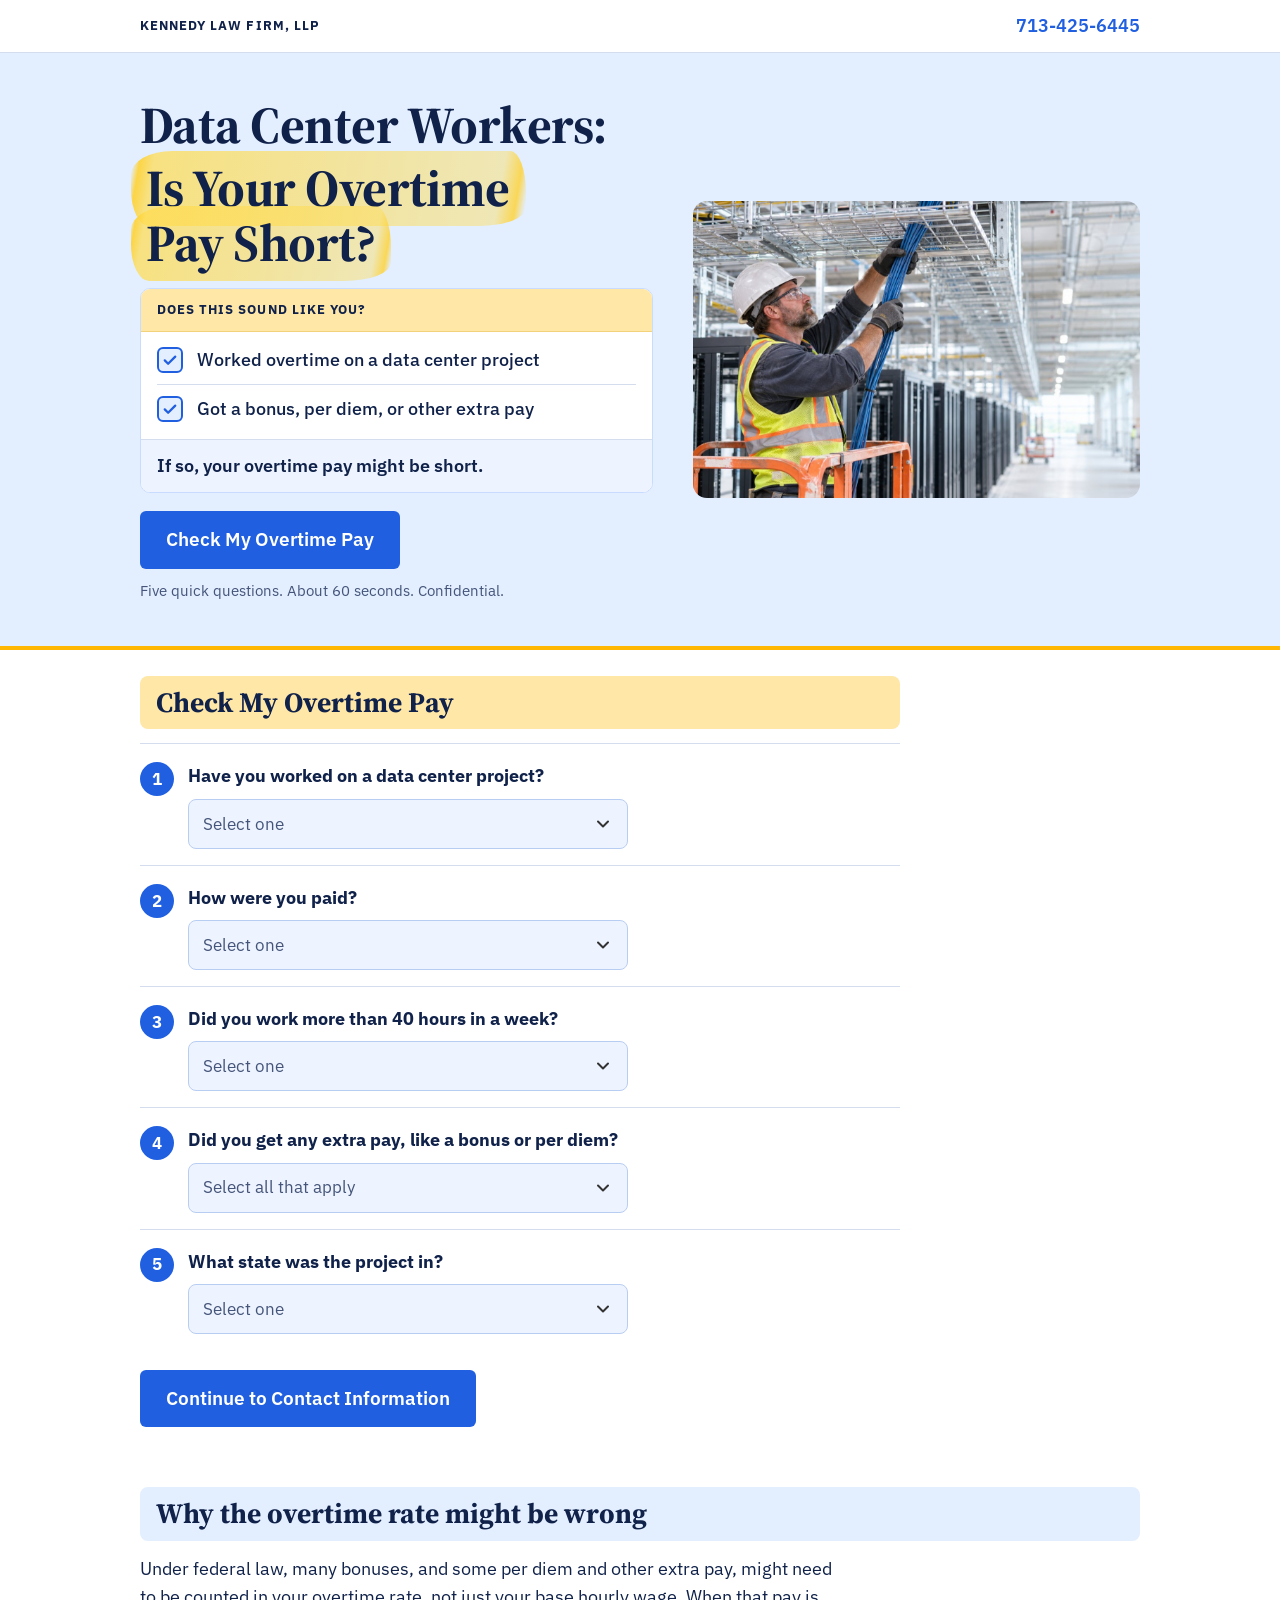
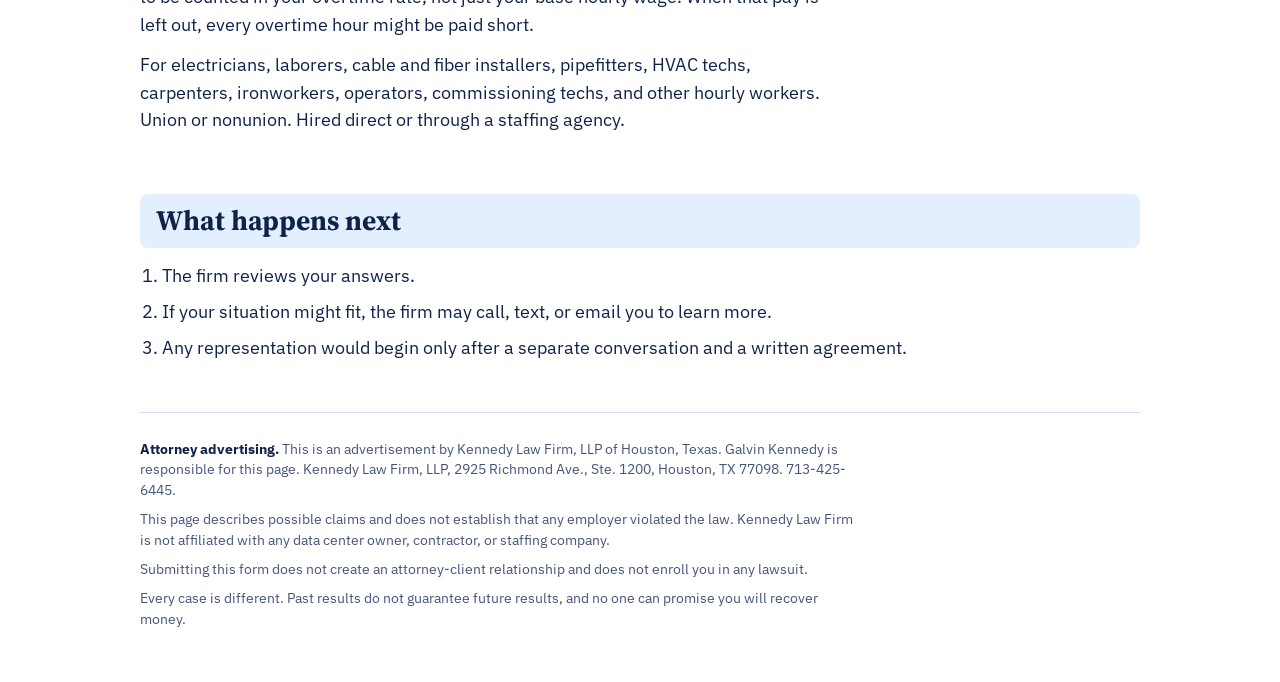
<file: checklist.html>
<!DOCTYPE html>
<html lang="en">
<head>
<meta charset="utf-8">
<meta name="viewport" content="width=device-width, initial-scale=1">
<title>Data Center Workers: Overtime Check (Version B)</title>
<meta name="robots" content="noindex, nofollow">
<link rel="preconnect" href="https://fonts.googleapis.com">
<link rel="preconnect" href="https://fonts.gstatic.com" crossorigin>
<link href="https://fonts.googleapis.com/css2?family=IBM+Plex+Sans:wght@400;500;600;700&amp;family=Source+Serif+4:opsz,wght@8..60,600;8..60,700&amp;display=swap" rel="stylesheet">
<style>
:root {
  /* Version B, checklist: white paper, navy ink, royal-blue action color, amber highlighter, sky-blue bands. */
  --paper: #ffffff;
  --ink: #10224a;
  --muted: #45557a;
  --accent: #1f5fe0;
  --accent-dark: #1648b0;
  --focus: rgba(31, 95, 224, .22);
  --sky: #e3eeff;
  --sky-deep: #c9dcff;
  --amber: #ffb703;
  --amber-soft: #ffe7a8;
  --opt: #eef4ff;
  --opt-line: #b8cdf2;
  --field: #f4f7fd;
  --line: #a9b6c8;
  --rule: #d3ddee;
  --qn-bg: #1f5fe0;
  --qn-ink: #ffffff;
  --error: #b42318;
  color-scheme: light;
}
* { box-sizing: border-box; }
[hidden] { display: none !important; }
body { margin: 0; background: var(--paper); color: var(--ink); font-family: "IBM Plex Sans", system-ui, -apple-system, "Segoe UI", Arial, sans-serif; font-size: 17px; line-height: 1.55; }
a { color: var(--accent); }
:focus-visible { outline: 3px solid var(--accent); outline-offset: 2px; }
.wrap { max-width: 1040px; margin: 0 auto; padding: 0 20px; }
.topbar { border-bottom: 1px solid var(--rule); }
.topbar .wrap { display: flex; justify-content: space-between; align-items: center; min-height: 52px; gap: 12px; }
.firm { font-weight: 700; letter-spacing: .08em; text-transform: uppercase; font-size: 13px; }
.topbar a { font-weight: 600; text-decoration: none; white-space: nowrap; }
.hero-band { background: var(--sky); border-bottom: 4px solid var(--amber); }
.hero { display: grid; gap: 24px; padding: 26px 0 30px; }
h1 { font-family: "Source Serif 4", Georgia, serif; font-weight: 700; font-size: clamp(34px, 8.4vw, 52px); line-height: 1.06; margin: 0; letter-spacing: -.01em; text-wrap: balance; }
h1 .l2 { display: block; margin-top: 8px; }
h1 mark { color: inherit; margin: 0 -.18em; padding: .02em .3em .06em; border-radius: .8em .3em .9em .35em / .45em .8em .35em .7em;
  background: linear-gradient(100deg, rgba(255,210,50,0) .8%, rgba(255,210,50,.9) 2.6%, rgba(255,220,80,.72) 6%, rgba(255,220,80,.42) 92%, rgba(255,210,50,.82) 96.5%, rgba(255,210,50,0) 99%);
  -webkit-box-decoration-break: clone; box-decoration-break: clone; }
.checklist { margin: 18px 0 0; background: #fff; border: 1px solid var(--sky-deep); border-radius: 10px; overflow: hidden; }
.checklist h2 { margin: 0; padding: 11px 16px; font-size: 13px; letter-spacing: .08em; text-transform: uppercase; background: var(--amber-soft); border-bottom: 1px solid #f2d27a; }
.checklist ul { list-style: none; margin: 0; padding: 4px 16px 6px; }
.checklist li { display: grid; grid-template-columns: 30px 1fr; gap: 10px; align-items: center; padding: 10px 0; border-bottom: 1px solid var(--rule); font-size: 18px; font-weight: 500; }
.checklist li:last-child { border-bottom: 0; }
.checklist .box { width: 26px; height: 26px; border-radius: 6px; background: var(--sky); border: 2px solid var(--accent); display: grid; place-items: center; }
.checklist .box svg { width: 18px; height: 18px; stroke: var(--accent); fill: none; stroke-width: 3; stroke-linecap: round; stroke-linejoin: round; }
.checklist p { margin: 0; padding: 12px 16px; background: var(--opt); font-weight: 600; border-top: 1px solid var(--rule); }
.btn { display: inline-flex; align-items: center; justify-content: center; gap: 10px; min-height: 56px; width: 100%; padding: 14px 26px; border: 0; border-radius: 6px; background: var(--accent); color: #fff; font: inherit; font-weight: 600; font-size: 19px; text-decoration: none; cursor: pointer; }
.btn:hover { background: var(--accent-dark); }
.btn[disabled] { opacity: .75; cursor: wait; }
.hero .btn { margin-top: 18px; }
.meta { margin: 10px 0 0; color: var(--muted); font-size: 15px; }
.block { padding: 30px 0; }
.formwrap { padding-top: 26px; }
.block h2.band { font-family: "Source Serif 4", Georgia, serif; font-size: 28px; line-height: 1.2; margin: 0 0 14px; background: var(--sky); padding: 10px 16px; border-radius: 8px; }
.block h2.band.amber { background: var(--amber-soft); }
.lede { margin: 0; max-width: 64ch; }
.paygrid { display: grid; gap: 10px; margin-top: 16px; grid-template-columns: repeat(auto-fit, minmax(210px, 1fr)); }
.paygrid div { background: var(--opt); border: 1px solid var(--opt-line); border-radius: 8px; padding: 12px 14px; }
.paygrid strong { display: block; font-size: 18px; }
.paygrid span { color: var(--muted); font-size: 15.5px; }
.formwrap { max-width: 760px; }
.next ol { margin: 0; padding-left: 22px; display: grid; gap: 8px; }
@media (min-width: 860px) {
  body { font-size: 18px; }
  .hero { grid-template-columns: 1.15fr 1fr; align-items: center; gap: 40px; padding: 44px 0 44px; }
  .btn { width: auto; }
}
#check { scroll-margin-top: 10px; }
form { margin-top: 10px; }
.q { padding: 16px 0 16px 48px; border-top: 1px solid var(--rule); position: relative; }
.q .qn { position: absolute; left: 0; top: 18px; width: 34px; height: 34px; border-radius: 50%; background: var(--qn-bg); color: var(--qn-ink); display: grid; place-items: center; font-weight: 700; font-size: 17px; }
.ql { display: block; font-weight: 700; font-size: 18px; line-height: 1.35; padding-top: 4px; }
.txt { width: 100%; min-height: 50px; font: inherit; font-size: 17px; padding: 10px 12px; border: 1px solid var(--line); border-radius: 8px; color: var(--ink); background: var(--field); }
.txt:focus, select:focus { border-color: var(--accent) !important; outline: none; box-shadow: 0 0 0 3px var(--focus); }
.txt:disabled { color: #8a8f98; }
select { width: 100%; max-width: 440px; margin-top: 10px; min-height: 50px; font: inherit; font-size: 17px; color: var(--ink); padding: 10px 44px 10px 14px; appearance: none; -webkit-appearance: none; background-color: var(--opt); background-image: url("data:image/svg+xml,%3Csvg xmlns='http://www.w3.org/2000/svg' viewBox='0 0 24 24' fill='none' stroke='%23333' stroke-width='2.4' stroke-linecap='round' stroke-linejoin='round'%3E%3Cpath d='M6 9l6 6 6-6'/%3E%3C/svg%3E"); background-repeat: no-repeat; background-position: right 14px center; background-size: 20px; border: 1px solid var(--opt-line); border-radius: 8px; cursor: pointer; }
select.empty { color: var(--muted); }
.dd { margin-top: 10px; max-width: 440px; }
.dd summary { list-style: none; display: flex; align-items: center; justify-content: space-between; gap: 10px; min-height: 50px; padding: 10px 14px; border: 1px solid var(--opt-line); border-radius: 8px; background: var(--opt); cursor: pointer; font-size: 17px; }
.dd summary::-webkit-details-marker { display: none; }
.dd summary::after { content: ""; flex: 0 0 20px; height: 20px; background: url("data:image/svg+xml,%3Csvg xmlns='http://www.w3.org/2000/svg' viewBox='0 0 24 24' fill='none' stroke='%23333' stroke-width='2.4' stroke-linecap='round' stroke-linejoin='round'%3E%3Cpath d='M6 9l6 6 6-6'/%3E%3C/svg%3E") center / 20px no-repeat; transition: transform .15s; }
.dd[open] summary::after { transform: rotate(180deg); }
.dd .dd-text { color: var(--muted); }
.dd.has-value .dd-text { color: var(--ink); font-weight: 600; }
.dd-panel { margin-top: 6px; border: 1px solid var(--opt-line); border-radius: 8px; background: #fff; padding: 6px; box-shadow: 0 10px 24px rgba(0,0,0,.10); display: grid; gap: 2px; }
.dd-panel label { display: flex; align-items: center; gap: 10px; min-height: 46px; padding: 8px 10px; border-radius: 6px; font-size: 16px; cursor: pointer; }
.dd-panel label:hover, .dd-panel label:has(input:checked) { background: var(--opt); }
.dd-panel input, .consent input, .inline-check input { width: 20px; height: 20px; accent-color: var(--accent); flex: 0 0 20px; margin: 0; }
.dd-done { margin: 4px 0 2px; min-height: 44px; border: 0; border-radius: 6px; background: var(--accent); color: #fff; font: inherit; font-weight: 600; cursor: pointer; }
.invalid select, .invalid .txt, .invalid .dd summary { border-color: var(--error) !important; }
.contact { border-top: 1px solid var(--rule); padding: 20px 0 6px; }
.contact h3 { margin: 0 0 4px; font-size: 19px; }
.grid2 { display: grid; gap: 14px; margin-top: 12px; }
.field label { display: block; font-weight: 600; font-size: 15px; margin-bottom: 6px; }
.inline-check { display: inline-flex !important; align-items: center; gap: 8px; font-weight: 500 !important; margin-top: 8px; }
.consent { display: flex; gap: 10px; align-items: flex-start; margin-top: 18px; font-size: 15px; }
.consent input { margin-top: 3px; }
.fine { font-size: 14px; color: var(--muted); margin: 10px 0 0; }
.err { color: var(--error); font-weight: 600; font-size: 15px; margin-top: 6px; }
.err:empty { display: none; }
.note { margin: 10px 0 0; padding: 10px 14px; background: #fff6e0; border: 1px solid #f0d58a; border-radius: 6px; font-weight: 500; }
.submit-row { margin-top: 20px; }
.form-status { margin-top: 14px; padding: 12px 14px; border-radius: 6px; font-weight: 500; }
.form-status.error { background: #fdecea; border: 1px solid #f3b7b0; color: #7a1a12; }
.config-flag { display: inline-block; margin-left: 6px; font-size: 12px; font-weight: 700; background: #fff6e0; color: #6b4e00; padding: 1px 6px; border-radius: 4px; }
.hp { position: absolute; left: -9999px; width: 1px; height: 1px; overflow: hidden; }
.success { border: 1px solid var(--rule); border-left: 4px solid #1d7a4f; background: #f1f8f4; padding: 18px 20px; border-radius: 6px; margin-top: 18px; }
.success h3 { margin: 0 0 6px; font-size: 22px; }
.success p { margin: 0; }
.photo { margin: 0; border-radius: 14px; overflow: hidden; background: var(--opt); aspect-ratio: 3 / 2; position: relative; }
.photo img { width: 100%; height: 100%; object-fit: cover; display: block; }
.photo.noimg::after { content: "Photo goes here"; position: absolute; inset: 0; display: grid; place-items: center; color: var(--muted); font-weight: 600; border: 2px dashed var(--opt-line); border-radius: 14px; }
.photo.noimg img { display: none; }
footer { padding: 26px 0 44px; font-size: 13.5px; color: var(--muted); line-height: 1.55; border-top: 1px solid var(--rule); margin-top: 20px; }
footer p { margin: 0 0 8px; max-width: 90ch; }
footer strong { color: var(--ink); }
@media (min-width: 760px) { .grid2 { grid-template-columns: 1fr 1fr; } }
.linkbtn { background: none; border: 0; padding: 0; font: inherit; color: var(--accent); font-weight: 600; cursor: pointer; text-decoration: underline; }
.back-note { margin: 0 0 6px; }

</style>
<!-- MTAA CIPA Block — must come FIRST -->
<script src="https://geo.mtaa.ai/block.js"></script>
<!-- Meta Pixel Code -->
<script>
!function(f,b,e,v,n,t,s)
{if(f.fbq)return;n=f.fbq=function(){n.callMethod?
n.callMethod.apply(n,arguments):n.queue.push(arguments)};
if(!f._fbq)f._fbq=n;n.push=n;n.loaded=!0;n.version='2.0';
n.queue=[];t=b.createElement(e);t.async=!0;
t.src=v;s=b.getElementsByTagName(e)[0];
s.parentNode.insertBefore(t,s)}(window, document,'script',
'https://connect.facebook.net/en_US/fbevents.js');
fbq('init', "249210042119489");
fbq('track', "ViewContent");
</script>
<noscript><img height="1" width="1" style="display:none"
src="https://www.facebook.com/tr?id=249210042119489&ev=ViewContent&noscript=1"
/></noscript>
<!-- End Meta Pixel Code -->
</head>
<body>
<header class="topbar">
  <div class="wrap">
    <span class="firm">Kennedy Law Firm, LLP</span>
    <a href="tel:+17134256445" aria-label="Call Kennedy Law Firm at 713-425-6445">713-425-6445</a>
  </div>
</header>

<div class="hero-band">
<div class="wrap">
  <section class="hero">
    <div>
      <h1>Data Center Workers: <span class="l2"><mark>Is Your Overtime Pay Short?</mark></span></h1>
      <div class="checklist">
        <h2>Does this sound like you?</h2>
        <ul>
          <li><span class="box" aria-hidden="true"><svg viewBox="0 0 24 24"><path d="M5 12.5l4.5 4.5L19 7.5"/></svg></span>Worked overtime on a data center project</li>
          <li><span class="box" aria-hidden="true"><svg viewBox="0 0 24 24"><path d="M5 12.5l4.5 4.5L19 7.5"/></svg></span>Got a bonus, per diem, or other extra pay</li>
        </ul>
        <p>If so, your overtime pay might be short.</p>
      </div>
      <a class="btn" href="#check" data-goto-form>Check My Overtime Pay</a>
      <p class="meta">Five quick questions. About 60 seconds. Confidential.</p>
    </div>
    <figure class="photo"><img src="hero-b2.jpg" alt="An electrician guiding cable into an overhead tray inside a data center under construction" onerror="this.parentNode.classList.add('noimg')"></figure>
  </section>
</div>
</div>

<main class="wrap">
  <section class="block formwrap" id="check" aria-labelledby="form-h">
    <h2 id="form-h" class="band amber">Check My Overtime Pay</h2>
    <form id="screen-form" novalidate>
      <div class="stepwrap" data-step>
      <div class="q" data-field="worked_dc">
        <span class="qn" aria-hidden="true">1</span>
        <div class="qbody">
          <label class="ql" for="worked_dc">Have you worked on a data center project?</label>
          <select id="worked_dc" name="worked_dc">
            <option value="">Select one</option>
            <option value="Yes, now">Yes, I'm on one now</option>
            <option value="Yes, last 3 years">Yes, in the last 3 years</option>
            <option value="Yes, over 3 years ago">Yes, more than 3 years ago</option>
            <option value="No">No</option>
          </select>
          <p class="note" id="q1-note" hidden>This check is only for people who have worked on a data center project.</p>
          <div class="err" role="alert"></div>
        </div>
      </div>

      <div class="q" data-field="pay_type">
        <span class="qn" aria-hidden="true">2</span>
        <div class="qbody">
          <label class="ql" for="pay_type">How were you paid?</label>
          <select id="pay_type" name="pay_type">
            <option value="">Select one</option>
            <option value="Hourly">By the hour</option>
            <option value="Day rate">Day rate</option>
            <option value="Salary">Salary</option>
            <option value="Not sure">Not sure</option>
          </select>
          <div class="err" role="alert"></div>
        </div>
      </div>

      <div class="q" data-field="ot_hours">
        <span class="qn" aria-hidden="true">3</span>
        <div class="qbody">
          <label class="ql" for="ot_hours">Did you work more than 40 hours in a week?</label>
          <select id="ot_hours" name="ot_hours">
            <option value="">Select one</option>
            <option value="Most weeks">Most weeks</option>
            <option value="Some weeks">Some weeks</option>
            <option value="Rarely or never">Rarely or never</option>
            <option value="Not sure">Not sure</option>
          </select>
          <div class="err" role="alert"></div>
        </div>
      </div>

      <div class="q" data-field="extra_pay">
        <span class="qn" aria-hidden="true">4</span>
        <div class="qbody">
          <span class="ql" id="q4-label">Did you get any extra pay, like a bonus or per diem?</span>
          <details class="dd" data-placeholder="Select all that apply">
            <summary aria-describedby="q4-label"><span class="dd-text">Select all that apply</span></summary>
            <div class="dd-panel" role="group" aria-labelledby="q4-label">
              <label for="q4-bonus"><input type="checkbox" name="extra_pay" data-group="extra_pay" id="q4-bonus" value="Bonus">Bonus (attendance, safety, completion, retention, sign-on)</label>
              <label for="q4-perdiem"><input type="checkbox" name="extra_pay" data-group="extra_pay" id="q4-perdiem" value="Per diem">Per diem</label>
              <label for="q4-shift"><input type="checkbox" name="extra_pay" data-group="extra_pay" id="q4-shift" value="Shift differential">Shift differential (nights or weekends)</label>
              <label for="q4-other"><input type="checkbox" name="extra_pay" data-group="extra_pay" id="q4-other" value="Other incentive pay">Other incentive pay</label>
              <label for="q4-none"><input type="checkbox" name="extra_pay" data-group="extra_pay" data-exclusive="true" id="q4-none" value="None">None</label>
              <label for="q4-ns"><input type="checkbox" name="extra_pay" data-group="extra_pay" data-exclusive="true" id="q4-ns" value="Not sure">Not sure</label>
              <button type="button" class="dd-done">Done</button>
            </div>
          </details>
          <div class="err" role="alert"></div>
        </div>
      </div>

      <div class="q" data-field="state">
        <span class="qn" aria-hidden="true">5</span>
        <div class="qbody">
          <label class="ql" for="state">What state was the project in?</label>
          <select id="state" name="state">
            <option value="">Select one</option>
            <option>Arizona</option>
            <option>Georgia</option>
            <option>Illinois</option>
            <option>Indiana</option>
            <option>Ohio</option>
            <option>Pennsylvania</option>
            <option>Texas</option>
            <option>Virginia</option>
            <option value="Other">Another state</option>
          </select>
          <div class="err" role="alert"></div>
        </div>
      </div>

      </div>
      <div class="contact" data-step>
        <p class="back-note"><button type="button" class="linkbtn" id="back-btn" hidden>&larr; Back to the questions</button></p>
        <h3>Your contact information</h3>
        <div class="grid2">
          <div class="field" data-field="full_name">
            <label for="full_name">Full name</label>
            <input class="txt" type="text" id="full_name" name="full_name" autocomplete="name">
            <div class="err" role="alert"></div>
          </div>
          <div class="field" data-field="phone">
            <label for="phone">Mobile phone</label>
            <input class="txt" type="tel" id="phone" name="phone" autocomplete="tel" inputmode="tel" placeholder="(555) 555-0123">
            <div class="err" role="alert"></div>
          </div>
          <div class="field" data-field="email">
            <label for="email">Email</label>
            <input class="txt" type="email" id="email" name="email" autocomplete="email" inputmode="email" placeholder="name@example.com">
            <div class="err" role="alert"></div>
          </div>
          <div class="field" data-field="employer">
            <label for="employer">Company that paid you</label>
            <input class="txt" type="text" id="employer" name="employer" autocomplete="organization">
            <label class="inline-check" for="employer_not_sure"><input type="checkbox" id="employer_not_sure" name="employer_not_sure">Not sure</label>
            <div class="err" role="alert"></div>
          </div>
        </div>
        <div class="hp" aria-hidden="true">
          <label for="company_website">Leave this empty</label>
          <input type="text" id="company_website" name="company_website" tabindex="-1" autocomplete="off">
        </div>
        <div data-field="consent">
          <div class="consent">
            <input type="checkbox" id="consent" name="consent">
            <label for="consent" id="consent-text">I agree that Kennedy Law Firm may contact me by phone, text, or email about this request. Message and data rates may apply.</label>
          </div>
          <div class="err" role="alert"></div>
        </div>
        <p class="fine">See the <a id="privacy-link" href="#privacy-policy">Privacy Policy</a>. Your information will be sent to Kennedy Law Firm, LLP for review. Submitting this form does not create an attorney-client relationship or enroll you in a lawsuit.</p>
      </div>

      <div class="submit-row">
        <button type="button" class="btn" id="next-btn">Continue to Contact Information</button>
        <button type="submit" class="btn" id="submit-btn" hidden><span class="label">Check My Overtime</span></button>
      </div>
      <div class="form-status" id="form-status" role="status" aria-live="polite" hidden></div>
    </form>

    <div class="success" id="success" hidden>
      <h3>Request received</h3>
      <p>Kennedy Law Firm has your information. The firm will review it and may contact you by phone, text, or email.</p>
    </div>

  </section>

  <section class="block" aria-labelledby="why-h">
    <h2 id="why-h" class="band">Why the overtime rate might be wrong</h2>
    <p class="lede">Under federal law, many bonuses, and some per diem and other extra pay, might need to be counted in your overtime rate, not just your base hourly wage. When that pay is left out, every overtime hour might be paid short.</p>
    <p class="lede" style="margin-top:12px">For electricians, laborers, cable and fiber installers, pipefitters, HVAC techs, carpenters, ironworkers, operators, commissioning techs, and other hourly workers. Union or nonunion. Hired direct or through a staffing agency.</p>
  </section>

  <section class="block next" aria-labelledby="next-h">
    <h2 id="next-h" class="band">What happens next</h2>
    <ol>
      <li>The firm reviews your answers.</li>
      <li>If your situation might fit, the firm may call, text, or email you to learn more.</li>
      <li>Any representation would begin only after a separate conversation and a written agreement.</li>
    </ol>
  </section>

  <footer>
    <p><strong>Attorney advertising.</strong> This is an advertisement by Kennedy Law Firm, LLP of Houston, Texas. Galvin Kennedy is responsible for this page. Kennedy Law Firm, LLP, 2925 Richmond Ave., Ste. 1200, Houston, TX 77098. 713-425-6445.</p>
    <p>This page describes possible claims and does not establish that any employer violated the law. Kennedy Law Firm is not affiliated with any data center owner, contractor, or staffing company.</p>
    <p>Submitting this form does not create an attorney-client relationship and does not enroll you in any lawsuit.</p>
    <p>Every case is different. Past results do not guarantee future results, and no one can promise you will recover money.</p>
  </footer>
</main>
<script>
/* ===== Lead delivery settings: fill these in before launch ===== */
window.LP_CONFIG = {
  variant: "B-checklist",
  campaign: "data-center-regular-rate",
  leadEndpoint: "",   /* HTTPS URL that accepts a JSON POST and answers 2xx after storing the lead */
  privacyUrl: "",     /* Firm privacy-policy URL */
  phone: "713-425-6445",
  timeoutMs: 15000,
  onConfirmed: null   /* optional: function to fire a Meta Pixel "Lead" event after confirmed receipt */
};
</script>
<script>
(function () {
  "use strict";
  var CONFIG = window.LP_CONFIG || {};
  var SUBMIT_LABEL = "Check My Overtime";
  var form = document.getElementById("screen-form");
  if (!form) return;
  var statusEl = document.getElementById("form-status");
  var submitBtn = document.getElementById("submit-btn");
  var successEl = document.getElementById("success");
  var sending = false;

  function $all(sel, root) { return Array.prototype.slice.call((root || document).querySelectorAll(sel)); }
  function fieldBox(name) { return form.querySelector('[data-field="' + name + '"]'); }
  function digits(s) { return (s || "").replace(/\D/g, ""); }
  function reduced() { return matchMedia("(prefers-reduced-motion: reduce)").matches; }

  function setError(name, msg) {
    var box = fieldBox(name); if (!box) return;
    var err = box.querySelector(".err");
    box.classList.add("invalid");
    if (err) err.textContent = msg;
    $all("input, select", box).forEach(function (el) { el.setAttribute("aria-invalid", "true"); });
  }
  function clearError(name) {
    var box = fieldBox(name); if (!box) return;
    var err = box.querySelector(".err");
    box.classList.remove("invalid");
    if (err) err.textContent = "";
    $all("input, select", box).forEach(function (el) { el.removeAttribute("aria-invalid"); });
  }

  var privacy = document.getElementById("privacy-link");
  if (privacy) {
    if (CONFIG.privacyUrl) { privacy.setAttribute("href", CONFIG.privacyUrl); }
    else {
      var mark = document.createElement("span");
      mark.className = "config-flag";
      mark.textContent = "privacy URL not set";
      privacy.parentNode.insertBefore(mark, privacy.nextSibling);
    }
  }

  $all('input[type="checkbox"][data-group]', form).forEach(function (cb) {
    cb.addEventListener("change", function () {
      var group = $all('input[data-group="' + cb.getAttribute("data-group") + '"]', form);
      if (cb.checked) {
        if (cb.getAttribute("data-exclusive") === "true") group.forEach(function (o) { if (o !== cb) o.checked = false; });
        else group.forEach(function (o) { if (o.getAttribute("data-exclusive") === "true") o.checked = false; });
      }
      clearError(cb.getAttribute("data-group"));
    });
  });

  var employer = document.getElementById("employer");
  var employerNS = document.getElementById("employer_not_sure");
  employerNS.addEventListener("change", function () {
    employer.disabled = employerNS.checked;
    if (employerNS.checked) employer.value = "";
    clearError("employer");
  });

  function val(name) {
    var s = form.querySelector('select[name="' + name + '"]');
    if (s) return s.value;
    var r = form.querySelector('input[type="radio"][name="' + name + '"]:checked');
    return r ? r.value : "";
  }

  var q1Note = document.getElementById("q1-note");
  $all('[name="worked_dc"]', form).forEach(function (el) {
    el.addEventListener("change", function () { q1Note.hidden = val("worked_dc") !== "No"; });
  });

  $all("select", form).forEach(function (s) {
    function mark() { s.classList.toggle("empty", !s.value); }
    s.addEventListener("change", mark); mark();
  });

  var dds = $all("details.dd", form);
  function ddRefresh(d) {
    var picked = $all("input:checked", d).map(function (i) { return i.value; });
    var txt = d.querySelector(".dd-text");
    if (!picked.length) { txt.textContent = d.getAttribute("data-placeholder"); d.classList.remove("has-value"); }
    else { txt.textContent = picked.length <= 2 ? picked.join(", ") : picked.length + " selected"; d.classList.add("has-value"); }
  }
  dds.forEach(function (d) {
    $all("input", d).forEach(function (i) { i.addEventListener("change", function () { ddRefresh(d); }); });
    var done = d.querySelector(".dd-done");
    if (done) done.addEventListener("click", function () { d.open = false; d.querySelector("summary").focus(); });
    ddRefresh(d);
  });
  document.addEventListener("click", function (e) {
    dds.forEach(function (d) { if (d.open && !d.contains(e.target)) d.open = false; });
  });

  $all("input, select", form).forEach(function (el) {
    var ev = (el.type === "checkbox" || el.tagName === "SELECT") ? "change" : "input";
    el.addEventListener(ev, function () {
      var box = el.closest("[data-field]");
      if (box && box.classList.contains("invalid")) clearError(box.getAttribute("data-field"));
    });
  });

  var RULES = {
    worked_dc: function () {
      var v = val("worked_dc");
      if (!v) return "Choose one.";
      if (v === "No") return "This check is only for people who have worked on a data center project.";
      return "";
    },
    pay_type: function () { return val("pay_type") ? "" : "Choose one."; },
    ot_hours: function () { return val("ot_hours") ? "" : "Choose one."; },
    extra_pay: function () { return form.querySelector('input[name="extra_pay"]:checked') ? "" : "Choose at least one, or None or Not sure."; },
    state: function () { return val("state") ? "" : "Choose one."; },
    full_name: function () {
      var v = (form.elements["full_name"].value || "").trim();
      return (v.length >= 2 && /[A-Za-zÀ-ɏ]/.test(v)) ? "" : "Enter your full name.";
    },
    phone: function () {
      var d = digits(form.elements["phone"].value);
      if (d.length === 11 && d.charAt(0) === "1") d = d.slice(1);
      return d.length === 10 ? "" : "Enter a 10-digit phone number.";
    },
    email: function () {
      var v = (form.elements["email"].value || "").trim();
      return /^[^\s@]+@[^\s@]+\.[^\s@]{2,}$/.test(v) ? "" : "Enter an email address like name@example.com.";
    },
    employer: function () {
      if (employerNS.checked) return "";
      return (employer.value || "").trim().length >= 2 ? "" : "Enter the company that paid you, or check Not sure.";
    },
    consent: function () { return form.elements["consent"].checked ? "" : "Check this box so the firm can contact you."; }
  };

  function validate(names) {
    var firstBad = null;
    names.forEach(function (n) {
      var msg = RULES[n]();
      if (msg) { setError(n, msg); if (!firstBad) firstBad = n; } else { clearError(n); }
    });
    return firstBad;
  }
  function focusField(name) {
    var box = fieldBox(name); if (!box) return;
    var dd = box.querySelector("details.dd");
    var el = dd ? dd.querySelector("summary") : box.querySelector("input:not([disabled]), select");
    if (steps.length) { var st = box.closest("[data-step]"); var k = steps.indexOf(st); if (k > -1 && k !== current) showStep(k, false); }
    if (el) el.focus({ preventScroll: true });
    box.scrollIntoView({ behavior: reduced() ? "auto" : "smooth", block: "center" });
  }


  /* ---------- quiz stepper (only when the form has data-step sections) ---------- */
  var steps = $all("[data-step]", form);
  var current = 0;
  var progressText = document.getElementById("progress-text");
  var progressBar = document.getElementById("progress-bar");
  var backBtn = document.getElementById("back-btn");
  var nextBtn = document.getElementById("next-btn");
  function fieldsIn(c) { var b = $all("[data-field]", c); if (c.hasAttribute("data-field")) b.unshift(c); return b.map(function (x) { return x.getAttribute("data-field"); }); }
  function showStep(i, focus) {
    current = i;
    steps.forEach(function (s, k) { s.hidden = k !== i; });
    var total = steps.length;
    if (progressText) progressText.textContent = i < total - 1 ? ("Question " + (i + 1) + " of " + (total - 1)) : "Last step: how to reach you";
    if (progressBar) progressBar.style.width = Math.round(((i + 1) / total) * 100) + "%";
    if (backBtn) backBtn.hidden = i === 0;
    if (nextBtn) nextBtn.hidden = i === total - 1;
    submitBtn.hidden = i !== total - 1;
    if (focus) { var h = steps[i].querySelector(".ql, h3"); if (h) { h.setAttribute("tabindex", "-1"); h.focus({ preventScroll: true }); } }
  }
  function goNext() {
    var bad = validate(fieldsIn(steps[current]));
    if (bad) { focusField(bad); return; }
    showStep(current + 1, true);
  }
  if (steps.length) {
    showStep(0, false);
    nextBtn.addEventListener("click", goNext);
    backBtn.addEventListener("click", function () { showStep(current - 1, true); });
    $all('input[type="radio"]', form).forEach(function (r) {
      r.addEventListener("change", function () {
        if (r.name === "worked_dc" && r.value === "No") return;
        setTimeout(goNext, 260);
      });
    });
  }

  $all("[data-goto-form]").forEach(function (a) {
    a.addEventListener("click", function (e) {
      e.preventDefault();
      document.getElementById("check").scrollIntoView({ behavior: reduced() ? "auto" : "smooth", block: "start" });
      setTimeout(function () { var f = form.querySelector('[name="worked_dc"]'); if (f) f.focus({ preventScroll: true }); }, 350);
    });
  });

  function checkedValues(name) { return $all('input[name="' + name + '"]:checked', form).map(function (i) { return i.value; }); }
  function buildPayload() {
    var params = {};
    try {
      var q = new URLSearchParams(window.location.search);
      ["utm_source", "utm_medium", "utm_campaign", "utm_content", "utm_term", "fbclid"].forEach(function (k) { if (q.get(k)) params[k] = q.get(k); });
    } catch (e) { /* no query string */ }
    return {
      campaign: CONFIG.campaign,
      page_variant: CONFIG.variant,
      submitted_at: new Date().toISOString(),
      answers: {
        worked_dc: val("worked_dc"),
        pay_type: val("pay_type"),
        ot_hours: val("ot_hours"),
        extra_pay: checkedValues("extra_pay"),
        state: val("state")
      },
      contact: {
        full_name: form.elements["full_name"].value.trim(),
        phone: digits(form.elements["phone"].value),
        email: form.elements["email"].value.trim(),
        employer: employerNS.checked ? "Not sure" : employer.value.trim()
      },
      consent: { agreed: form.elements["consent"].checked, text: document.getElementById("consent-text").textContent },
      tracking: params,
      page_url: window.location.href.split("?")[0]
    };
  }

  function showStatus(kind, html) { statusEl.className = "form-status " + kind; statusEl.innerHTML = html; statusEl.hidden = false; }
  function setSending(on) {
    sending = on;
    submitBtn.disabled = on;
    submitBtn.setAttribute("aria-busy", on ? "true" : "false");
    submitBtn.querySelector(".label").textContent = on ? "Sending…" : SUBMIT_LABEL;
  }
  function callLine() { return CONFIG.phone ? " You can also call the firm at <strong>" + CONFIG.phone + "</strong>." : ""; }

  form.addEventListener("submit", function (e) {
    e.preventDefault();
    if (sending) return;
    statusEl.hidden = true;
    var bad = validate(Object.keys(RULES));
    if (bad) { showStatus("error", "Please fix the highlighted answers above."); focusField(bad); return; }
    var hp = form.elements["company_website"];
    if (hp && hp.value) return;
    if (!CONFIG.leadEndpoint) {
      showStatus("error", "Online requests are not connected yet, so nothing was sent." + callLine());
      if (window.console) console.warn("LP_CONFIG.leadEndpoint is empty: set it to the lead-delivery URL.");
      return;
    }
    setSending(true);
    var ctrl = ("AbortController" in window) ? new AbortController() : null;
    var timer = setTimeout(function () { if (ctrl) ctrl.abort(); }, CONFIG.timeoutMs || 15000);
    fetch(CONFIG.leadEndpoint, {
      method: "POST",
      headers: { "Content-Type": "application/json", "Accept": "application/json" },
      body: JSON.stringify(buildPayload()),
      signal: ctrl ? ctrl.signal : undefined
    }).then(function (res) {
      if (!res.ok) throw new Error("HTTP " + res.status);
      return res.text().then(function (t) {
        var data = null;
        try { data = t ? JSON.parse(t) : null; } catch (err) { data = null; }
        if (data && data.ok === false) throw new Error("Rejected");
        return data;
      });
    }).then(function () {
      clearTimeout(timer);
      form.hidden = true;
      successEl.hidden = false;
      var h = successEl.querySelector("h3");
      if (h) { h.setAttribute("tabindex", "-1"); h.focus(); }
      if (typeof CONFIG.onConfirmed === "function") { try { CONFIG.onConfirmed(); } catch (err) { /* tracking must not break the page */ } }
    }).catch(function () {
      clearTimeout(timer);
      setSending(false);
      showStatus("error", "Your request could not be confirmed as sent, so please try again." + callLine());
    });
  });
})();
</script>

</body>
</html>
</file>
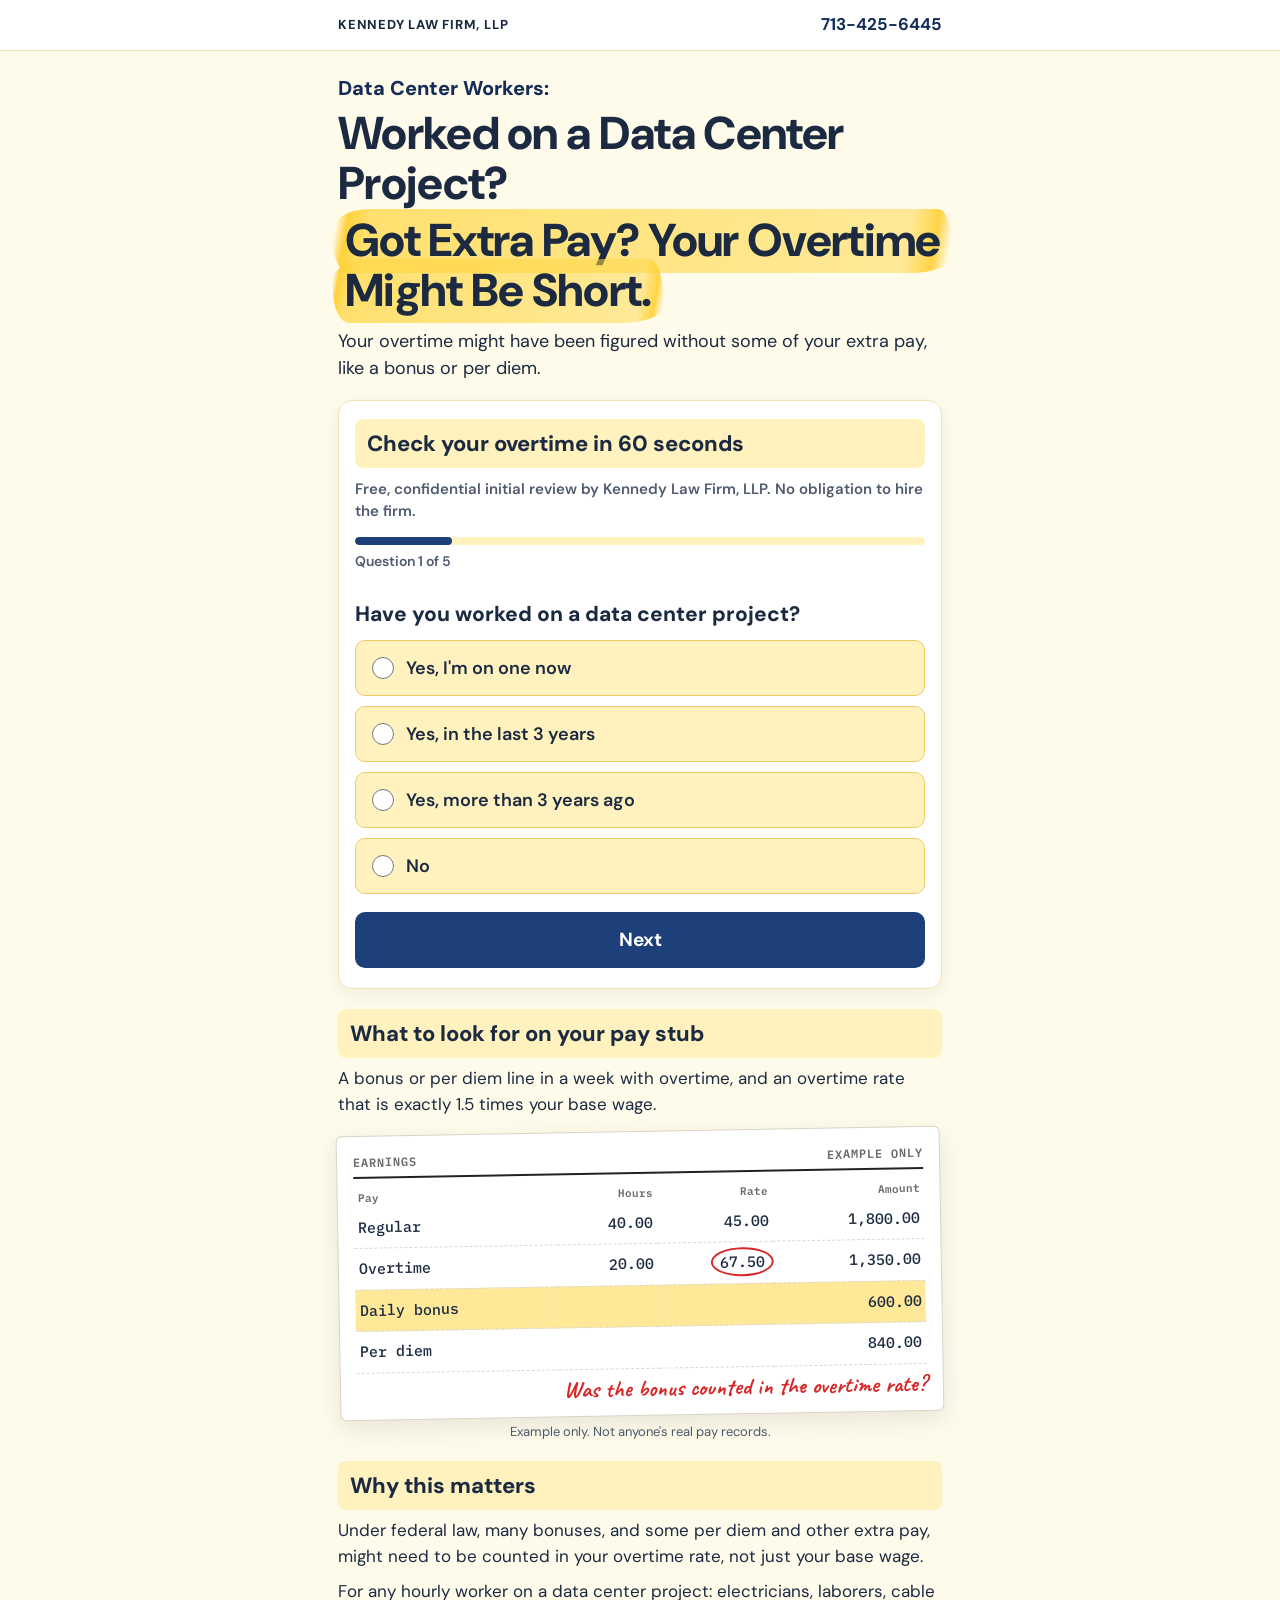
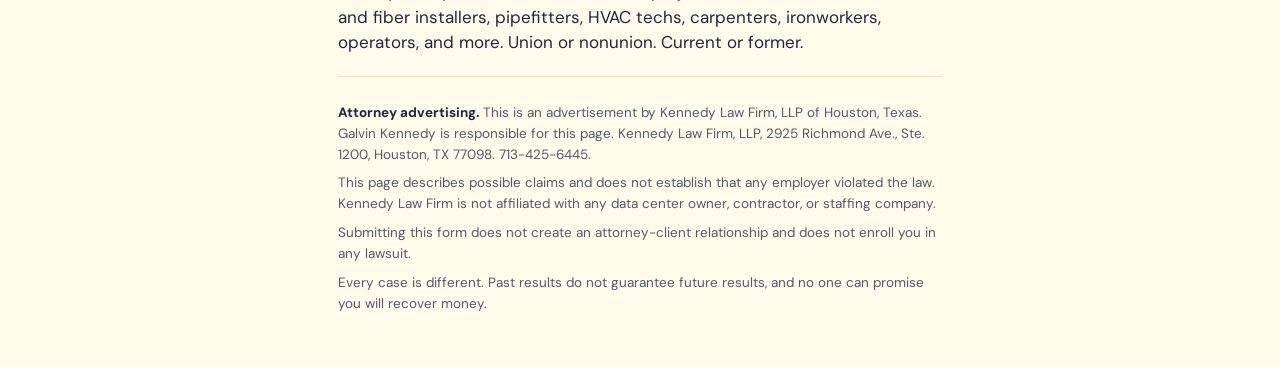
<file: quiz.html>
<!DOCTYPE html>
<html lang="en">
<head>
<meta charset="utf-8">
<meta name="viewport" content="width=device-width, initial-scale=1">
<title>Data Center Workers: Overtime Check (Version C)</title>
<meta name="robots" content="noindex, nofollow">
<link rel="preconnect" href="https://fonts.googleapis.com">
<link rel="preconnect" href="https://fonts.gstatic.com" crossorigin>
<link href="https://fonts.googleapis.com/css2?family=DM+Sans:opsz,wght@9..40,400;9..40,500;9..40,700;9..40,800&amp;family=Caveat:wght@700&amp;family=IBM+Plex+Mono:wght@500;600&amp;display=swap" rel="stylesheet">
<style>
:root {
  /* Version C, quiz first: hi-vis sand page, navy ink and buttons, yellow answer tiles, pay stub explainer with red pen notes. */
  --paper: #fffbea;
  --ink: #1b2a41;
  --muted: #4f5b6e;
  --accent: #1d3f7a;
  --accent-dark: #142d58;
  --focus: rgba(29, 63, 122, .22);
  --opt: #fff2bf;
  --opt-line: #e9cd62;
  --field: #ffffff;
  --line: #c9bf94;
  --rule: #efe3b4;
  --qn-bg: #1d3f7a;
  --qn-ink: #fff;
  --pen: #d62828;
  --error: #b42318;
  color-scheme: light;
}
* { box-sizing: border-box; }
[hidden] { display: none !important; }
body { margin: 0; background: var(--paper); color: var(--ink); font-family: "DM Sans", system-ui, -apple-system, "Segoe UI", Arial, sans-serif; font-size: 17px; line-height: 1.5; }
a { color: var(--accent-dark); }
:focus-visible { outline: 3px solid var(--accent); outline-offset: 2px; }
.wrap { max-width: 640px; margin: 0 auto; padding: 0 18px; }
.topbar { background: #fff; border-bottom: 1px solid var(--rule); }
.topbar .wrap { display: flex; justify-content: space-between; align-items: center; min-height: 50px; gap: 12px; max-width: 640px; }
.firm { font-weight: 800; letter-spacing: .06em; text-transform: uppercase; font-size: 13px; }
.topbar a { font-weight: 700; text-decoration: none; }
.pre { margin: 22px 0 0; font-weight: 800; font-size: 20px; color: var(--accent-dark); }
h1 { font-weight: 800; font-size: clamp(32px, 8.4vw, 46px); line-height: 1.08; margin: 6px 0 0; letter-spacing: -.015em; }
h1 .l2 { display: block; margin-top: 8px; }
h1 mark { color: inherit; padding: .02em .25em .06em; margin: 0 -.1em; border-radius: .8em .3em .9em .35em / .45em .8em .35em .7em;
  background: linear-gradient(100deg, rgba(255,205,40,0) .8%, rgba(255,205,40,.9) 2.6%, rgba(255,215,70,.75) 6%, rgba(255,215,70,.5) 92%, rgba(255,205,40,.85) 96.5%, rgba(255,205,40,0) 99%);
  -webkit-box-decoration-break: clone; box-decoration-break: clone; }
.sub { font-size: 18px; margin: 12px 0 0; }
.stub { margin: 22px 0 6px; background: #fff; border: 1px solid #d9d4c7; border-radius: 6px; padding: 16px 16px 14px; box-shadow: 0 8px 22px rgba(27, 42, 65, .10); transform: rotate(-1deg); font-family: "IBM Plex Mono", ui-monospace, monospace; position: relative; }
.stub .head { display: flex; justify-content: space-between; font-size: 12px; font-weight: 600; letter-spacing: .08em; color: #6a6a6a; border-bottom: 2px solid #222; padding-bottom: 6px; }
.stub table { width: 100%; border-collapse: collapse; font-size: 15px; margin-top: 4px; }
.stub th { font-size: 11px; color: #6a6a6a; text-align: right; font-weight: 600; padding: 6px 4px 2px; }
.stub th:first-child, .stub td:first-child { text-align: left; }
.stub td { padding: 9px 4px; text-align: right; border-bottom: 1px dashed #d8d8d8; font-weight: 500; }
.stub tr.ot td { position: relative; }
.stub tr.ot td:nth-child(3) span { outline: 2.5px solid var(--pen); outline-offset: 3px; border-radius: 50%; padding: 0 4px; }
.stub tr.bonus td { background: rgba(255, 215, 70, .55); }
.pen { font-family: "Caveat", cursive; color: var(--pen); font-size: 23px; line-height: 1.05; font-weight: 700; }
.pen.n1 { margin: 8px 0 0; text-align: right; }
.cap { font-size: 13px; color: var(--muted); margin: 10px 0 0; text-align: center; }
.quiz { margin: 18px 0 10px; background: #fff; border: 1px solid var(--rule); border-radius: 14px; padding: 18px 16px 20px; box-shadow: 0 6px 18px rgba(27, 42, 65, .06); }
.quiz h2 { margin: 0; font-size: 22px; font-weight: 800; background: var(--opt); padding: 8px 12px; border-radius: 8px; }
.trust { margin: 10px 0 0; font-size: 15px; font-weight: 600; color: var(--muted); }
.progress { height: 8px; background: var(--opt); border-radius: 99px; margin: 14px 0 6px; overflow: hidden; }
.progress .bar { height: 100%; width: 16%; background: var(--accent); border-radius: 99px; transition: width .25s; }
.progress-text { margin: 0; font-size: 14px; color: var(--muted); font-weight: 600; }
.quiz .q { padding: 14px 0 0; border: 0; }
.quiz .ql { font-size: 21px; font-weight: 800; }
.help { margin: 4px 0 0; color: var(--muted); font-size: 15px; }
.opts { display: grid; gap: 10px; margin-top: 12px; }
.opt { display: flex; align-items: center; gap: 12px; min-height: 56px; padding: 12px 16px; border: 1.5px solid var(--opt-line); border-radius: 10px; background: var(--opt); cursor: pointer; font-size: 18px; font-weight: 600; }
.opt:hover { border-color: var(--accent); }
.opt input { width: 22px; height: 22px; accent-color: var(--accent); flex: 0 0 22px; margin: 0; }
.opt:has(input:checked) { border-color: var(--accent); background: #ffe27a; }
.nav-row { display: flex; gap: 10px; margin-top: 18px; }
.btn { flex: 1; display: inline-flex; align-items: center; justify-content: center; min-height: 56px; padding: 12px 22px; border: 0; border-radius: 10px; background: var(--accent); color: #fff; font: inherit; font-weight: 700; font-size: 19px; cursor: pointer; text-decoration: none; }
.btn:hover { background: var(--accent-dark); }
.btn.ghost { flex: 0 0 auto; background: #fff; color: var(--ink); border: 1.5px solid var(--line); }
.btn[disabled] { opacity: .75; cursor: wait; }
.quiz .contact { border-top: 0; padding-top: 14px; }
.why { margin: 20px 0 0; }
.why h2 { font-size: 22px; font-weight: 800; margin: 0 0 8px; background: var(--opt); padding: 8px 12px; border-radius: 8px; }
.why p { margin: 0 0 10px; }
#check { scroll-margin-top: 10px; }
form { margin-top: 10px; }
.q { padding: 16px 0 16px 48px; border-top: 1px solid var(--rule); position: relative; }
.q .qn { position: absolute; left: 0; top: 18px; width: 34px; height: 34px; border-radius: 50%; background: var(--qn-bg); color: var(--qn-ink); display: grid; place-items: center; font-weight: 700; font-size: 17px; }
.ql { display: block; font-weight: 700; font-size: 18px; line-height: 1.35; padding-top: 4px; }
.txt { width: 100%; min-height: 50px; font: inherit; font-size: 17px; padding: 10px 12px; border: 1px solid var(--line); border-radius: 8px; color: var(--ink); background: var(--field); }
.txt:focus, select:focus { border-color: var(--accent) !important; outline: none; box-shadow: 0 0 0 3px var(--focus); }
.txt:disabled { color: #8a8f98; }
select { width: 100%; max-width: 440px; margin-top: 10px; min-height: 50px; font: inherit; font-size: 17px; color: var(--ink); padding: 10px 44px 10px 14px; appearance: none; -webkit-appearance: none; background-color: var(--opt); background-image: url("data:image/svg+xml,%3Csvg xmlns='http://www.w3.org/2000/svg' viewBox='0 0 24 24' fill='none' stroke='%23333' stroke-width='2.4' stroke-linecap='round' stroke-linejoin='round'%3E%3Cpath d='M6 9l6 6 6-6'/%3E%3C/svg%3E"); background-repeat: no-repeat; background-position: right 14px center; background-size: 20px; border: 1px solid var(--opt-line); border-radius: 8px; cursor: pointer; }
select.empty { color: var(--muted); }
.dd { margin-top: 10px; max-width: 440px; }
.dd summary { list-style: none; display: flex; align-items: center; justify-content: space-between; gap: 10px; min-height: 50px; padding: 10px 14px; border: 1px solid var(--opt-line); border-radius: 8px; background: var(--opt); cursor: pointer; font-size: 17px; }
.dd summary::-webkit-details-marker { display: none; }
.dd summary::after { content: ""; flex: 0 0 20px; height: 20px; background: url("data:image/svg+xml,%3Csvg xmlns='http://www.w3.org/2000/svg' viewBox='0 0 24 24' fill='none' stroke='%23333' stroke-width='2.4' stroke-linecap='round' stroke-linejoin='round'%3E%3Cpath d='M6 9l6 6 6-6'/%3E%3C/svg%3E") center / 20px no-repeat; transition: transform .15s; }
.dd[open] summary::after { transform: rotate(180deg); }
.dd .dd-text { color: var(--muted); }
.dd.has-value .dd-text { color: var(--ink); font-weight: 600; }
.dd-panel { margin-top: 6px; border: 1px solid var(--opt-line); border-radius: 8px; background: #fff; padding: 6px; box-shadow: 0 10px 24px rgba(0,0,0,.10); display: grid; gap: 2px; }
.dd-panel label { display: flex; align-items: center; gap: 10px; min-height: 46px; padding: 8px 10px; border-radius: 6px; font-size: 16px; cursor: pointer; }
.dd-panel label:hover, .dd-panel label:has(input:checked) { background: var(--opt); }
.dd-panel input, .consent input, .inline-check input { width: 20px; height: 20px; accent-color: var(--accent); flex: 0 0 20px; margin: 0; }
.dd-done { margin: 4px 0 2px; min-height: 44px; border: 0; border-radius: 6px; background: var(--accent); color: #fff; font: inherit; font-weight: 600; cursor: pointer; }
.invalid select, .invalid .txt, .invalid .dd summary { border-color: var(--error) !important; }
.contact { border-top: 1px solid var(--rule); padding: 20px 0 6px; }
.contact h3 { margin: 0 0 4px; font-size: 19px; }
.grid2 { display: grid; gap: 14px; margin-top: 12px; }
.field label { display: block; font-weight: 600; font-size: 15px; margin-bottom: 6px; }
.inline-check { display: inline-flex !important; align-items: center; gap: 8px; font-weight: 500 !important; margin-top: 8px; }
.consent { display: flex; gap: 10px; align-items: flex-start; margin-top: 18px; font-size: 15px; }
.consent input { margin-top: 3px; }
.fine { font-size: 14px; color: var(--muted); margin: 10px 0 0; }
.err { color: var(--error); font-weight: 600; font-size: 15px; margin-top: 6px; }
.err:empty { display: none; }
.note { margin: 10px 0 0; padding: 10px 14px; background: #fff6e0; border: 1px solid #f0d58a; border-radius: 6px; font-weight: 500; }
.submit-row { margin-top: 20px; }
.form-status { margin-top: 14px; padding: 12px 14px; border-radius: 6px; font-weight: 500; }
.form-status.error { background: #fdecea; border: 1px solid #f3b7b0; color: #7a1a12; }
.config-flag { display: inline-block; margin-left: 6px; font-size: 12px; font-weight: 700; background: #fff6e0; color: #6b4e00; padding: 1px 6px; border-radius: 4px; }
.hp { position: absolute; left: -9999px; width: 1px; height: 1px; overflow: hidden; }
.success { border: 1px solid var(--rule); border-left: 4px solid #1d7a4f; background: #f1f8f4; padding: 18px 20px; border-radius: 6px; margin-top: 18px; }
.success h3 { margin: 0 0 6px; font-size: 22px; }
.success p { margin: 0; }
.photo { margin: 0; border-radius: 14px; overflow: hidden; background: var(--opt); aspect-ratio: 3 / 2; position: relative; }
.photo img { width: 100%; height: 100%; object-fit: cover; display: block; }
.photo.noimg::after { content: "Photo goes here"; position: absolute; inset: 0; display: grid; place-items: center; color: var(--muted); font-weight: 600; border: 2px dashed var(--opt-line); border-radius: 14px; }
.photo.noimg img { display: none; }
footer { padding: 26px 0 44px; font-size: 13.5px; color: var(--muted); line-height: 1.55; border-top: 1px solid var(--rule); margin-top: 20px; }
footer p { margin: 0 0 8px; max-width: 90ch; }
footer strong { color: var(--ink); }
@media (min-width: 760px) { .grid2 { grid-template-columns: 1fr 1fr; } }
.linkbtn { background: none; border: 0; padding: 0; font: inherit; color: var(--accent); font-weight: 600; cursor: pointer; text-decoration: underline; }
.back-note { margin: 0 0 6px; }

</style>
<!-- MTAA CIPA Block — must come FIRST -->
<script src="https://geo.mtaa.ai/block.js"></script>
<!-- Meta Pixel Code -->
<script>
!function(f,b,e,v,n,t,s)
{if(f.fbq)return;n=f.fbq=function(){n.callMethod?
n.callMethod.apply(n,arguments):n.queue.push(arguments)};
if(!f._fbq)f._fbq=n;n.push=n;n.loaded=!0;n.version='2.0';
n.queue=[];t=b.createElement(e);t.async=!0;
t.src=v;s=b.getElementsByTagName(e)[0];
s.parentNode.insertBefore(t,s)}(window, document,'script',
'https://connect.facebook.net/en_US/fbevents.js');
fbq('init', "249210042119489");
fbq('track', "ViewContent");
</script>
<noscript><img height="1" width="1" style="display:none"
src="https://www.facebook.com/tr?id=249210042119489&ev=ViewContent&noscript=1"
/></noscript>
<!-- End Meta Pixel Code -->
</head>
<body>
<header class="topbar">
  <div class="wrap">
    <span class="firm">Kennedy Law Firm, LLP</span>
    <a href="tel:+17134256445" aria-label="Call Kennedy Law Firm at 713-425-6445">713-425-6445</a>
  </div>
</header>

<main class="wrap">
  <p class="pre">Data Center Workers:</p>
  <h1>Worked on a Data Center Project? <span class="l2"><mark>Got Extra Pay? Your Overtime Might Be Short.</mark></span></h1>
  <p class="sub">Your overtime might have been figured without some of your extra pay, like a bonus or per diem.</p>

  <section class="quiz" id="check" aria-labelledby="form-h">
    <h2 id="form-h">Check your overtime in 60 seconds</h2>
    <p class="trust">Free, confidential initial review by Kennedy Law Firm, LLP. No obligation to hire the firm.</p>
    <div class="progress" aria-hidden="true"><div class="bar" id="progress-bar"></div></div>
    <p class="progress-text" id="progress-text">Question 1 of 5</p>
    <form id="screen-form" novalidate>
      <div class="q" data-step data-field="worked_dc">
        <span class="ql" id="worked_dc-l">Have you worked on a data center project?</span>
        <div class="opts" role="radiogroup" aria-labelledby="worked_dc-l">
            <label class="opt" for="worked_dc-0"><input type="radio" name="worked_dc" id="worked_dc-0" value="Yes, now">Yes, I'm on one now</label>
            <label class="opt" for="worked_dc-1"><input type="radio" name="worked_dc" id="worked_dc-1" value="Yes, last 3 years">Yes, in the last 3 years</label>
            <label class="opt" for="worked_dc-2"><input type="radio" name="worked_dc" id="worked_dc-2" value="Yes, over 3 years ago">Yes, more than 3 years ago</label>
            <label class="opt" for="worked_dc-3"><input type="radio" name="worked_dc" id="worked_dc-3" value="No">No</label>
        </div>
        <p class="note" id="q1-note" hidden>This check is only for people who have worked on a data center project.</p>
        <div class="err" role="alert"></div>
      </div>
      <div class="q" data-step data-field="pay_type">
        <span class="ql" id="pay_type-l">How were you paid?</span>
        <div class="opts" role="radiogroup" aria-labelledby="pay_type-l">
            <label class="opt" for="pay_type-0"><input type="radio" name="pay_type" id="pay_type-0" value="Hourly">By the hour</label>
            <label class="opt" for="pay_type-1"><input type="radio" name="pay_type" id="pay_type-1" value="Day rate">Day rate</label>
            <label class="opt" for="pay_type-2"><input type="radio" name="pay_type" id="pay_type-2" value="Salary">Salary</label>
            <label class="opt" for="pay_type-3"><input type="radio" name="pay_type" id="pay_type-3" value="Not sure">Not sure</label>
        </div>
        <div class="err" role="alert"></div>
      </div>
      <div class="q" data-step data-field="ot_hours">
        <span class="ql" id="ot_hours-l">Did you work more than 40 hours in a week?</span>
        <div class="opts" role="radiogroup" aria-labelledby="ot_hours-l">
            <label class="opt" for="ot_hours-0"><input type="radio" name="ot_hours" id="ot_hours-0" value="Most weeks">Most weeks</label>
            <label class="opt" for="ot_hours-1"><input type="radio" name="ot_hours" id="ot_hours-1" value="Some weeks">Some weeks</label>
            <label class="opt" for="ot_hours-2"><input type="radio" name="ot_hours" id="ot_hours-2" value="Rarely or never">Rarely or never</label>
            <label class="opt" for="ot_hours-3"><input type="radio" name="ot_hours" id="ot_hours-3" value="Not sure">Not sure</label>
        </div>
        <div class="err" role="alert"></div>
      </div>
      <div class="q" data-step data-field="extra_pay">
        <span class="ql" id="q4-label">Did you get any extra pay, like a bonus or per diem?</span>
        <p class="help">Pick all that apply, then tap Next.</p>
        <div class="opts" role="group" aria-labelledby="q4-label">
            <label class="opt" for="q4-bonus"><input type="checkbox" name="extra_pay" data-group="extra_pay" id="q4-bonus" value="Bonus">Bonus</label>
            <label class="opt" for="q4-perdiem"><input type="checkbox" name="extra_pay" data-group="extra_pay" id="q4-perdiem" value="Per diem">Per diem</label>
            <label class="opt" for="q4-shift"><input type="checkbox" name="extra_pay" data-group="extra_pay" id="q4-shift" value="Shift differential">Shift differential</label>
            <label class="opt" for="q4-other"><input type="checkbox" name="extra_pay" data-group="extra_pay" id="q4-other" value="Other incentive pay">Other incentive pay</label>
            <label class="opt" for="q4-none"><input type="checkbox" name="extra_pay" data-group="extra_pay" data-exclusive="true" id="q4-none" value="None">None</label>
            <label class="opt" for="q4-ns"><input type="checkbox" name="extra_pay" data-group="extra_pay" data-exclusive="true" id="q4-ns" value="Not sure">Not sure</label>
        </div>
        <div class="err" role="alert"></div>
      </div>
      <div class="q" data-step data-field="state">
        <span class="ql" id="state-l">What state was the project in?</span>
        <div class="opts" role="radiogroup" aria-labelledby="state-l">
            <label class="opt" for="state-0"><input type="radio" name="state" id="state-0" value="Arizona">Arizona</label>
            <label class="opt" for="state-1"><input type="radio" name="state" id="state-1" value="Georgia">Georgia</label>
            <label class="opt" for="state-2"><input type="radio" name="state" id="state-2" value="Illinois">Illinois</label>
            <label class="opt" for="state-3"><input type="radio" name="state" id="state-3" value="Indiana">Indiana</label>
            <label class="opt" for="state-4"><input type="radio" name="state" id="state-4" value="Ohio">Ohio</label>
            <label class="opt" for="state-5"><input type="radio" name="state" id="state-5" value="Pennsylvania">Pennsylvania</label>
            <label class="opt" for="state-6"><input type="radio" name="state" id="state-6" value="Texas">Texas</label>
            <label class="opt" for="state-7"><input type="radio" name="state" id="state-7" value="Virginia">Virginia</label>
            <label class="opt" for="state-8"><input type="radio" name="state" id="state-8" value="Other">Another state</label>
        </div>
        <div class="err" role="alert"></div>
      </div>
      <div class="contact" data-step>
        <h3>Your contact information</h3>
        <div class="grid2">
          <div class="field" data-field="full_name">
            <label for="full_name">Full name</label>
            <input class="txt" type="text" id="full_name" name="full_name" autocomplete="name">
            <div class="err" role="alert"></div>
          </div>
          <div class="field" data-field="phone">
            <label for="phone">Mobile phone</label>
            <input class="txt" type="tel" id="phone" name="phone" autocomplete="tel" inputmode="tel" placeholder="(555) 555-0123">
            <div class="err" role="alert"></div>
          </div>
          <div class="field" data-field="email">
            <label for="email">Email</label>
            <input class="txt" type="email" id="email" name="email" autocomplete="email" inputmode="email" placeholder="name@example.com">
            <div class="err" role="alert"></div>
          </div>
          <div class="field" data-field="employer">
            <label for="employer">Company that paid you</label>
            <input class="txt" type="text" id="employer" name="employer" autocomplete="organization">
            <label class="inline-check" for="employer_not_sure"><input type="checkbox" id="employer_not_sure" name="employer_not_sure">Not sure</label>
            <div class="err" role="alert"></div>
          </div>
        </div>
        <div class="hp" aria-hidden="true">
          <label for="company_website">Leave this empty</label>
          <input type="text" id="company_website" name="company_website" tabindex="-1" autocomplete="off">
        </div>
        <div data-field="consent">
          <div class="consent">
            <input type="checkbox" id="consent" name="consent">
            <label for="consent" id="consent-text">I agree that Kennedy Law Firm may contact me by phone, text, or email about this request. Message and data rates may apply.</label>
          </div>
          <div class="err" role="alert"></div>
        </div>
        <p class="fine">See the <a id="privacy-link" href="#privacy-policy">Privacy Policy</a>. Your information will be sent to Kennedy Law Firm, LLP for review. Submitting this form does not create an attorney-client relationship or enroll you in a lawsuit.</p>
      </div>

      <div class="nav-row">
        <button type="button" class="btn ghost" id="back-btn" hidden>Back</button>
        <button type="button" class="btn" id="next-btn">Next</button>
        <button type="submit" class="btn" id="submit-btn" hidden><span class="label">Send My Answers</span></button>
      </div>
      <div class="form-status" id="form-status" role="status" aria-live="polite" hidden></div>
    </form>

    <div class="success" id="success" hidden>
      <h3>Request received</h3>
      <p>Kennedy Law Firm has your information. The firm will review it and may contact you by phone, text, or email.</p>
    </div>

  </section>

  <section class="why" aria-labelledby="stub-h">
    <h2 id="stub-h">What to look for on your pay stub</h2>
    <p>A bonus or per diem line in a week with overtime, and an overtime rate that is exactly 1.5 times your base wage.</p>
  <figure class="stub" style="margin-top:14px" aria-label="Example pay stub: 40 regular hours at 45 dollars, 20 overtime hours at 67 dollars 50 cents, which is 1.5 times the base wage only, plus a 600 dollar daily bonus and 840 dollars of per diem. A handwritten note asks whether the bonus was left out of the overtime rate.">
    <div class="head" aria-hidden="true"><span>EARNINGS</span><span>EXAMPLE ONLY</span></div>
    <table aria-hidden="true">
      <tr><th>Pay</th><th>Hours</th><th>Rate</th><th>Amount</th></tr>
      <tr><td>Regular</td><td>40.00</td><td>45.00</td><td>1,800.00</td></tr>
      <tr class="ot"><td>Overtime</td><td>20.00</td><td><span>67.50</span></td><td>1,350.00</td></tr>
      <tr class="bonus"><td>Daily bonus</td><td></td><td></td><td>600.00</td></tr>
      <tr><td>Per diem</td><td></td><td></td><td>840.00</td></tr>
    </table>
    <p class="pen n1" aria-hidden="true">Was the bonus counted in the overtime rate?</p>
  </figure>
  <p class="cap">Example only. Not anyone's real pay records.</p>

  </section>

  <section class="why" aria-labelledby="why-h">
    <h2 id="why-h">Why this matters</h2>
    <p>Under federal law, many bonuses, and some per diem and other extra pay, might need to be counted in your overtime rate, not just your base wage.</p>
    <p>For any hourly worker on a data center project: electricians, laborers, cable and fiber installers, pipefitters, HVAC techs, carpenters, ironworkers, operators, and more. Union or nonunion. Current or former.</p>
  </section>

  <footer>
    <p><strong>Attorney advertising.</strong> This is an advertisement by Kennedy Law Firm, LLP of Houston, Texas. Galvin Kennedy is responsible for this page. Kennedy Law Firm, LLP, 2925 Richmond Ave., Ste. 1200, Houston, TX 77098. 713-425-6445.</p>
    <p>This page describes possible claims and does not establish that any employer violated the law. Kennedy Law Firm is not affiliated with any data center owner, contractor, or staffing company.</p>
    <p>Submitting this form does not create an attorney-client relationship and does not enroll you in any lawsuit.</p>
    <p>Every case is different. Past results do not guarantee future results, and no one can promise you will recover money.</p>
  </footer>
</main>
<script>
/* ===== Lead delivery settings: fill these in before launch ===== */
window.LP_CONFIG = {
  variant: "C-paystub-quiz",
  campaign: "data-center-regular-rate",
  leadEndpoint: "",   /* HTTPS URL that accepts a JSON POST and answers 2xx after storing the lead */
  privacyUrl: "",     /* Firm privacy-policy URL */
  phone: "713-425-6445",
  timeoutMs: 15000,
  onConfirmed: null   /* optional: function to fire a Meta Pixel "Lead" event after confirmed receipt */
};
</script>
<script>
(function () {
  "use strict";
  var CONFIG = window.LP_CONFIG || {};
  var SUBMIT_LABEL = "Send My Answers";
  var form = document.getElementById("screen-form");
  if (!form) return;
  var statusEl = document.getElementById("form-status");
  var submitBtn = document.getElementById("submit-btn");
  var successEl = document.getElementById("success");
  var sending = false;

  function $all(sel, root) { return Array.prototype.slice.call((root || document).querySelectorAll(sel)); }
  function fieldBox(name) { return form.querySelector('[data-field="' + name + '"]'); }
  function digits(s) { return (s || "").replace(/\D/g, ""); }
  function reduced() { return matchMedia("(prefers-reduced-motion: reduce)").matches; }

  function setError(name, msg) {
    var box = fieldBox(name); if (!box) return;
    var err = box.querySelector(".err");
    box.classList.add("invalid");
    if (err) err.textContent = msg;
    $all("input, select", box).forEach(function (el) { el.setAttribute("aria-invalid", "true"); });
  }
  function clearError(name) {
    var box = fieldBox(name); if (!box) return;
    var err = box.querySelector(".err");
    box.classList.remove("invalid");
    if (err) err.textContent = "";
    $all("input, select", box).forEach(function (el) { el.removeAttribute("aria-invalid"); });
  }

  var privacy = document.getElementById("privacy-link");
  if (privacy) {
    if (CONFIG.privacyUrl) { privacy.setAttribute("href", CONFIG.privacyUrl); }
    else {
      var mark = document.createElement("span");
      mark.className = "config-flag";
      mark.textContent = "privacy URL not set";
      privacy.parentNode.insertBefore(mark, privacy.nextSibling);
    }
  }

  $all('input[type="checkbox"][data-group]', form).forEach(function (cb) {
    cb.addEventListener("change", function () {
      var group = $all('input[data-group="' + cb.getAttribute("data-group") + '"]', form);
      if (cb.checked) {
        if (cb.getAttribute("data-exclusive") === "true") group.forEach(function (o) { if (o !== cb) o.checked = false; });
        else group.forEach(function (o) { if (o.getAttribute("data-exclusive") === "true") o.checked = false; });
      }
      clearError(cb.getAttribute("data-group"));
    });
  });

  var employer = document.getElementById("employer");
  var employerNS = document.getElementById("employer_not_sure");
  employerNS.addEventListener("change", function () {
    employer.disabled = employerNS.checked;
    if (employerNS.checked) employer.value = "";
    clearError("employer");
  });

  function val(name) {
    var s = form.querySelector('select[name="' + name + '"]');
    if (s) return s.value;
    var r = form.querySelector('input[type="radio"][name="' + name + '"]:checked');
    return r ? r.value : "";
  }

  var q1Note = document.getElementById("q1-note");
  $all('[name="worked_dc"]', form).forEach(function (el) {
    el.addEventListener("change", function () { q1Note.hidden = val("worked_dc") !== "No"; });
  });

  $all("select", form).forEach(function (s) {
    function mark() { s.classList.toggle("empty", !s.value); }
    s.addEventListener("change", mark); mark();
  });

  var dds = $all("details.dd", form);
  function ddRefresh(d) {
    var picked = $all("input:checked", d).map(function (i) { return i.value; });
    var txt = d.querySelector(".dd-text");
    if (!picked.length) { txt.textContent = d.getAttribute("data-placeholder"); d.classList.remove("has-value"); }
    else { txt.textContent = picked.length <= 2 ? picked.join(", ") : picked.length + " selected"; d.classList.add("has-value"); }
  }
  dds.forEach(function (d) {
    $all("input", d).forEach(function (i) { i.addEventListener("change", function () { ddRefresh(d); }); });
    var done = d.querySelector(".dd-done");
    if (done) done.addEventListener("click", function () { d.open = false; d.querySelector("summary").focus(); });
    ddRefresh(d);
  });
  document.addEventListener("click", function (e) {
    dds.forEach(function (d) { if (d.open && !d.contains(e.target)) d.open = false; });
  });

  $all("input, select", form).forEach(function (el) {
    var ev = (el.type === "checkbox" || el.tagName === "SELECT") ? "change" : "input";
    el.addEventListener(ev, function () {
      var box = el.closest("[data-field]");
      if (box && box.classList.contains("invalid")) clearError(box.getAttribute("data-field"));
    });
  });

  var RULES = {
    worked_dc: function () {
      var v = val("worked_dc");
      if (!v) return "Choose one.";
      if (v === "No") return "This check is only for people who have worked on a data center project.";
      return "";
    },
    pay_type: function () { return val("pay_type") ? "" : "Choose one."; },
    ot_hours: function () { return val("ot_hours") ? "" : "Choose one."; },
    extra_pay: function () { return form.querySelector('input[name="extra_pay"]:checked') ? "" : "Choose at least one, or None or Not sure."; },
    state: function () { return val("state") ? "" : "Choose one."; },
    full_name: function () {
      var v = (form.elements["full_name"].value || "").trim();
      return (v.length >= 2 && /[A-Za-zÀ-ɏ]/.test(v)) ? "" : "Enter your full name.";
    },
    phone: function () {
      var d = digits(form.elements["phone"].value);
      if (d.length === 11 && d.charAt(0) === "1") d = d.slice(1);
      return d.length === 10 ? "" : "Enter a 10-digit phone number.";
    },
    email: function () {
      var v = (form.elements["email"].value || "").trim();
      return /^[^\s@]+@[^\s@]+\.[^\s@]{2,}$/.test(v) ? "" : "Enter an email address like name@example.com.";
    },
    employer: function () {
      if (employerNS.checked) return "";
      return (employer.value || "").trim().length >= 2 ? "" : "Enter the company that paid you, or check Not sure.";
    },
    consent: function () { return form.elements["consent"].checked ? "" : "Check this box so the firm can contact you."; }
  };

  function validate(names) {
    var firstBad = null;
    names.forEach(function (n) {
      var msg = RULES[n]();
      if (msg) { setError(n, msg); if (!firstBad) firstBad = n; } else { clearError(n); }
    });
    return firstBad;
  }
  function focusField(name) {
    var box = fieldBox(name); if (!box) return;
    var dd = box.querySelector("details.dd");
    var el = dd ? dd.querySelector("summary") : box.querySelector("input:not([disabled]), select");
    if (steps.length) { var st = box.closest("[data-step]"); var k = steps.indexOf(st); if (k > -1 && k !== current) showStep(k, false); }
    if (el) el.focus({ preventScroll: true });
    box.scrollIntoView({ behavior: reduced() ? "auto" : "smooth", block: "center" });
  }


  /* ---------- quiz stepper (only when the form has data-step sections) ---------- */
  var steps = $all("[data-step]", form);
  var current = 0;
  var progressText = document.getElementById("progress-text");
  var progressBar = document.getElementById("progress-bar");
  var backBtn = document.getElementById("back-btn");
  var nextBtn = document.getElementById("next-btn");
  function fieldsIn(c) { var b = $all("[data-field]", c); if (c.hasAttribute("data-field")) b.unshift(c); return b.map(function (x) { return x.getAttribute("data-field"); }); }
  function showStep(i, focus) {
    current = i;
    steps.forEach(function (s, k) { s.hidden = k !== i; });
    var total = steps.length;
    if (progressText) progressText.textContent = i < total - 1 ? ("Question " + (i + 1) + " of " + (total - 1)) : "Last step: how to reach you";
    if (progressBar) progressBar.style.width = Math.round(((i + 1) / total) * 100) + "%";
    if (backBtn) backBtn.hidden = i === 0;
    if (nextBtn) nextBtn.hidden = i === total - 1;
    submitBtn.hidden = i !== total - 1;
    if (focus) { var h = steps[i].querySelector(".ql, h3"); if (h) { h.setAttribute("tabindex", "-1"); h.focus({ preventScroll: true }); } }
  }
  function goNext() {
    var bad = validate(fieldsIn(steps[current]));
    if (bad) { focusField(bad); return; }
    showStep(current + 1, true);
  }
  if (steps.length) {
    showStep(0, false);
    nextBtn.addEventListener("click", goNext);
    backBtn.addEventListener("click", function () { showStep(current - 1, true); });
    $all('input[type="radio"]', form).forEach(function (r) {
      r.addEventListener("change", function () {
        if (r.name === "worked_dc" && r.value === "No") return;
        setTimeout(goNext, 260);
      });
    });
  }

  $all("[data-goto-form]").forEach(function (a) {
    a.addEventListener("click", function (e) {
      e.preventDefault();
      document.getElementById("check").scrollIntoView({ behavior: reduced() ? "auto" : "smooth", block: "start" });
      setTimeout(function () { var f = form.querySelector('[name="worked_dc"]'); if (f) f.focus({ preventScroll: true }); }, 350);
    });
  });

  function checkedValues(name) { return $all('input[name="' + name + '"]:checked', form).map(function (i) { return i.value; }); }
  function buildPayload() {
    var params = {};
    try {
      var q = new URLSearchParams(window.location.search);
      ["utm_source", "utm_medium", "utm_campaign", "utm_content", "utm_term", "fbclid"].forEach(function (k) { if (q.get(k)) params[k] = q.get(k); });
    } catch (e) { /* no query string */ }
    return {
      campaign: CONFIG.campaign,
      page_variant: CONFIG.variant,
      submitted_at: new Date().toISOString(),
      answers: {
        worked_dc: val("worked_dc"),
        pay_type: val("pay_type"),
        ot_hours: val("ot_hours"),
        extra_pay: checkedValues("extra_pay"),
        state: val("state")
      },
      contact: {
        full_name: form.elements["full_name"].value.trim(),
        phone: digits(form.elements["phone"].value),
        email: form.elements["email"].value.trim(),
        employer: employerNS.checked ? "Not sure" : employer.value.trim()
      },
      consent: { agreed: form.elements["consent"].checked, text: document.getElementById("consent-text").textContent },
      tracking: params,
      page_url: window.location.href.split("?")[0]
    };
  }

  function showStatus(kind, html) { statusEl.className = "form-status " + kind; statusEl.innerHTML = html; statusEl.hidden = false; }
  function setSending(on) {
    sending = on;
    submitBtn.disabled = on;
    submitBtn.setAttribute("aria-busy", on ? "true" : "false");
    submitBtn.querySelector(".label").textContent = on ? "Sending…" : SUBMIT_LABEL;
  }
  function callLine() { return CONFIG.phone ? " You can also call the firm at <strong>" + CONFIG.phone + "</strong>." : ""; }

  form.addEventListener("submit", function (e) {
    e.preventDefault();
    if (sending) return;
    statusEl.hidden = true;
    var bad = validate(Object.keys(RULES));
    if (bad) { showStatus("error", "Please fix the highlighted answers above."); focusField(bad); return; }
    var hp = form.elements["company_website"];
    if (hp && hp.value) return;
    if (!CONFIG.leadEndpoint) {
      showStatus("error", "Online requests are not connected yet, so nothing was sent." + callLine());
      if (window.console) console.warn("LP_CONFIG.leadEndpoint is empty: set it to the lead-delivery URL.");
      return;
    }
    setSending(true);
    var ctrl = ("AbortController" in window) ? new AbortController() : null;
    var timer = setTimeout(function () { if (ctrl) ctrl.abort(); }, CONFIG.timeoutMs || 15000);
    fetch(CONFIG.leadEndpoint, {
      method: "POST",
      headers: { "Content-Type": "application/json", "Accept": "application/json" },
      body: JSON.stringify(buildPayload()),
      signal: ctrl ? ctrl.signal : undefined
    }).then(function (res) {
      if (!res.ok) throw new Error("HTTP " + res.status);
      return res.text().then(function (t) {
        var data = null;
        try { data = t ? JSON.parse(t) : null; } catch (err) { data = null; }
        if (data && data.ok === false) throw new Error("Rejected");
        return data;
      });
    }).then(function () {
      clearTimeout(timer);
      form.hidden = true;
      successEl.hidden = false;
      var h = successEl.querySelector("h3");
      if (h) { h.setAttribute("tabindex", "-1"); h.focus(); }
      if (typeof CONFIG.onConfirmed === "function") { try { CONFIG.onConfirmed(); } catch (err) { /* tracking must not break the page */ } }
    }).catch(function () {
      clearTimeout(timer);
      setSending(false);
      showStatus("error", "Your request could not be confirmed as sent, so please try again." + callLine());
    });
  });
})();
</script>

</body>
</html>
</file>
